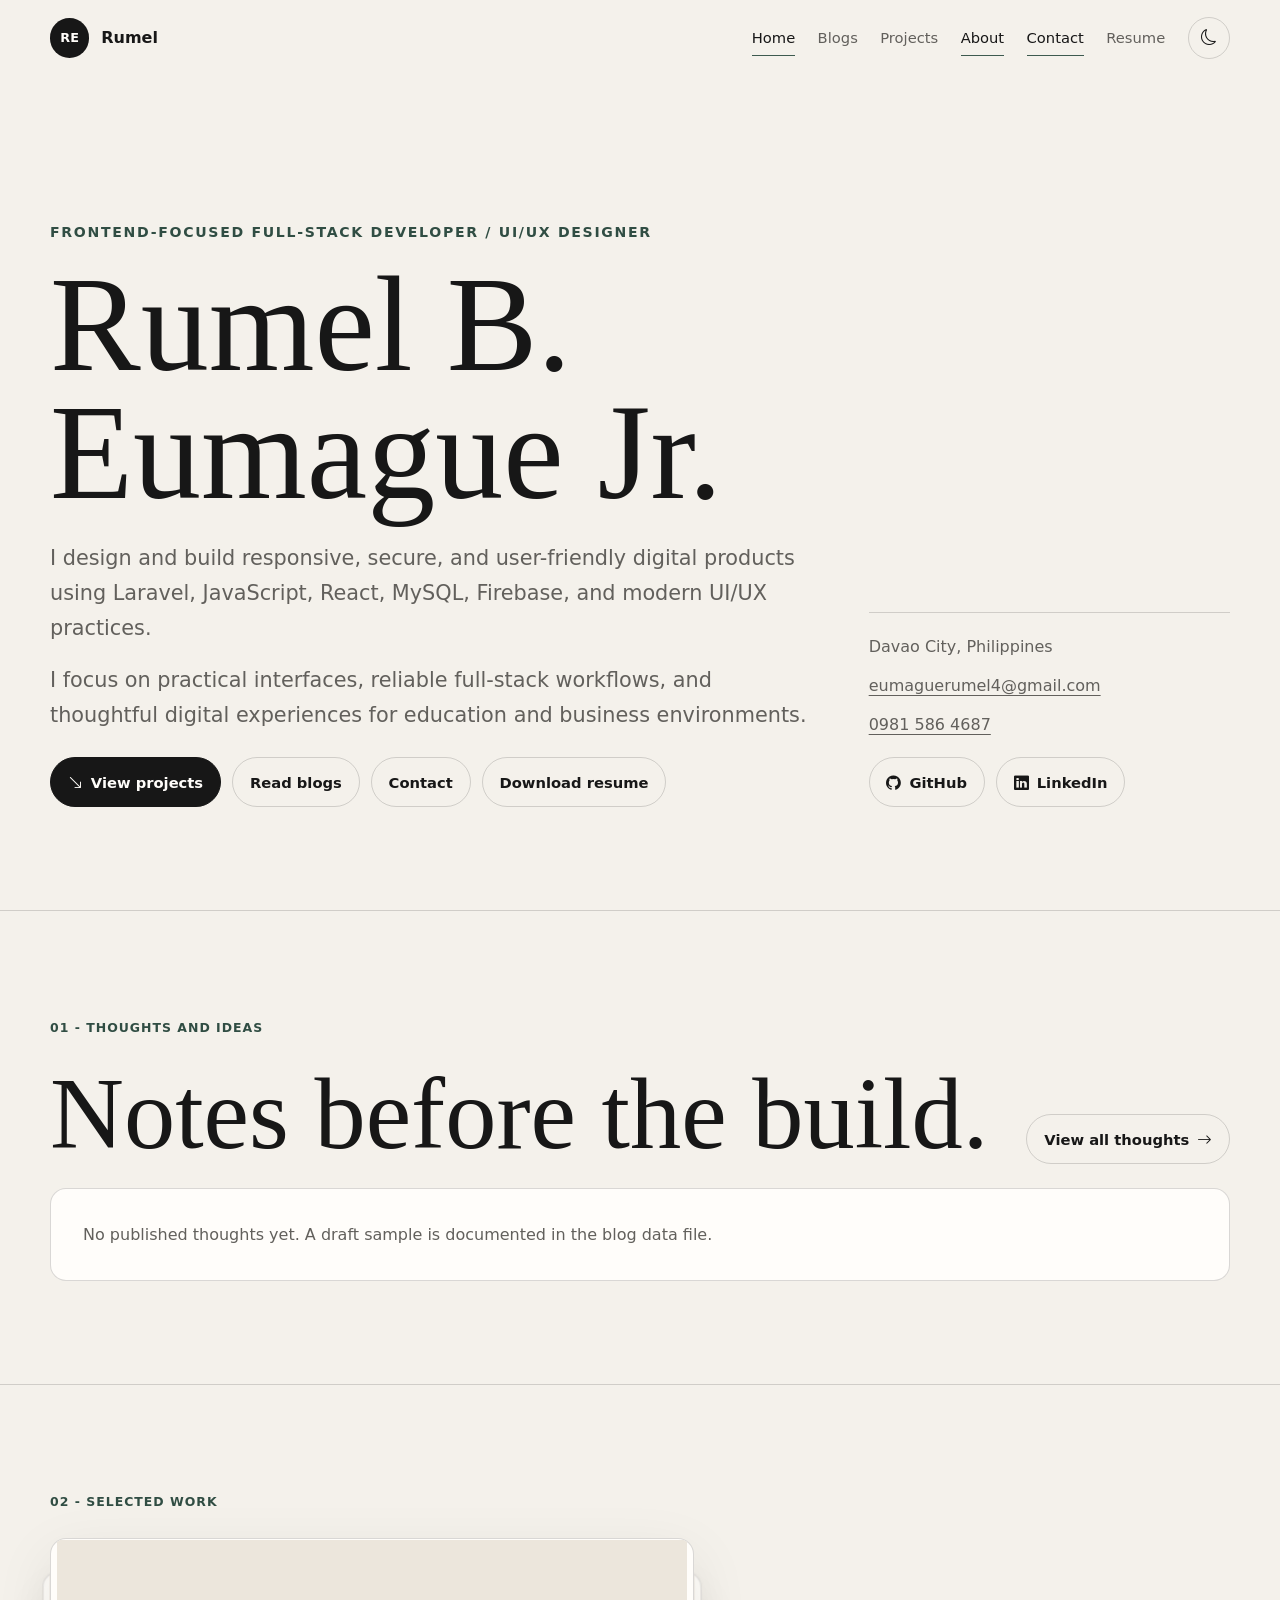
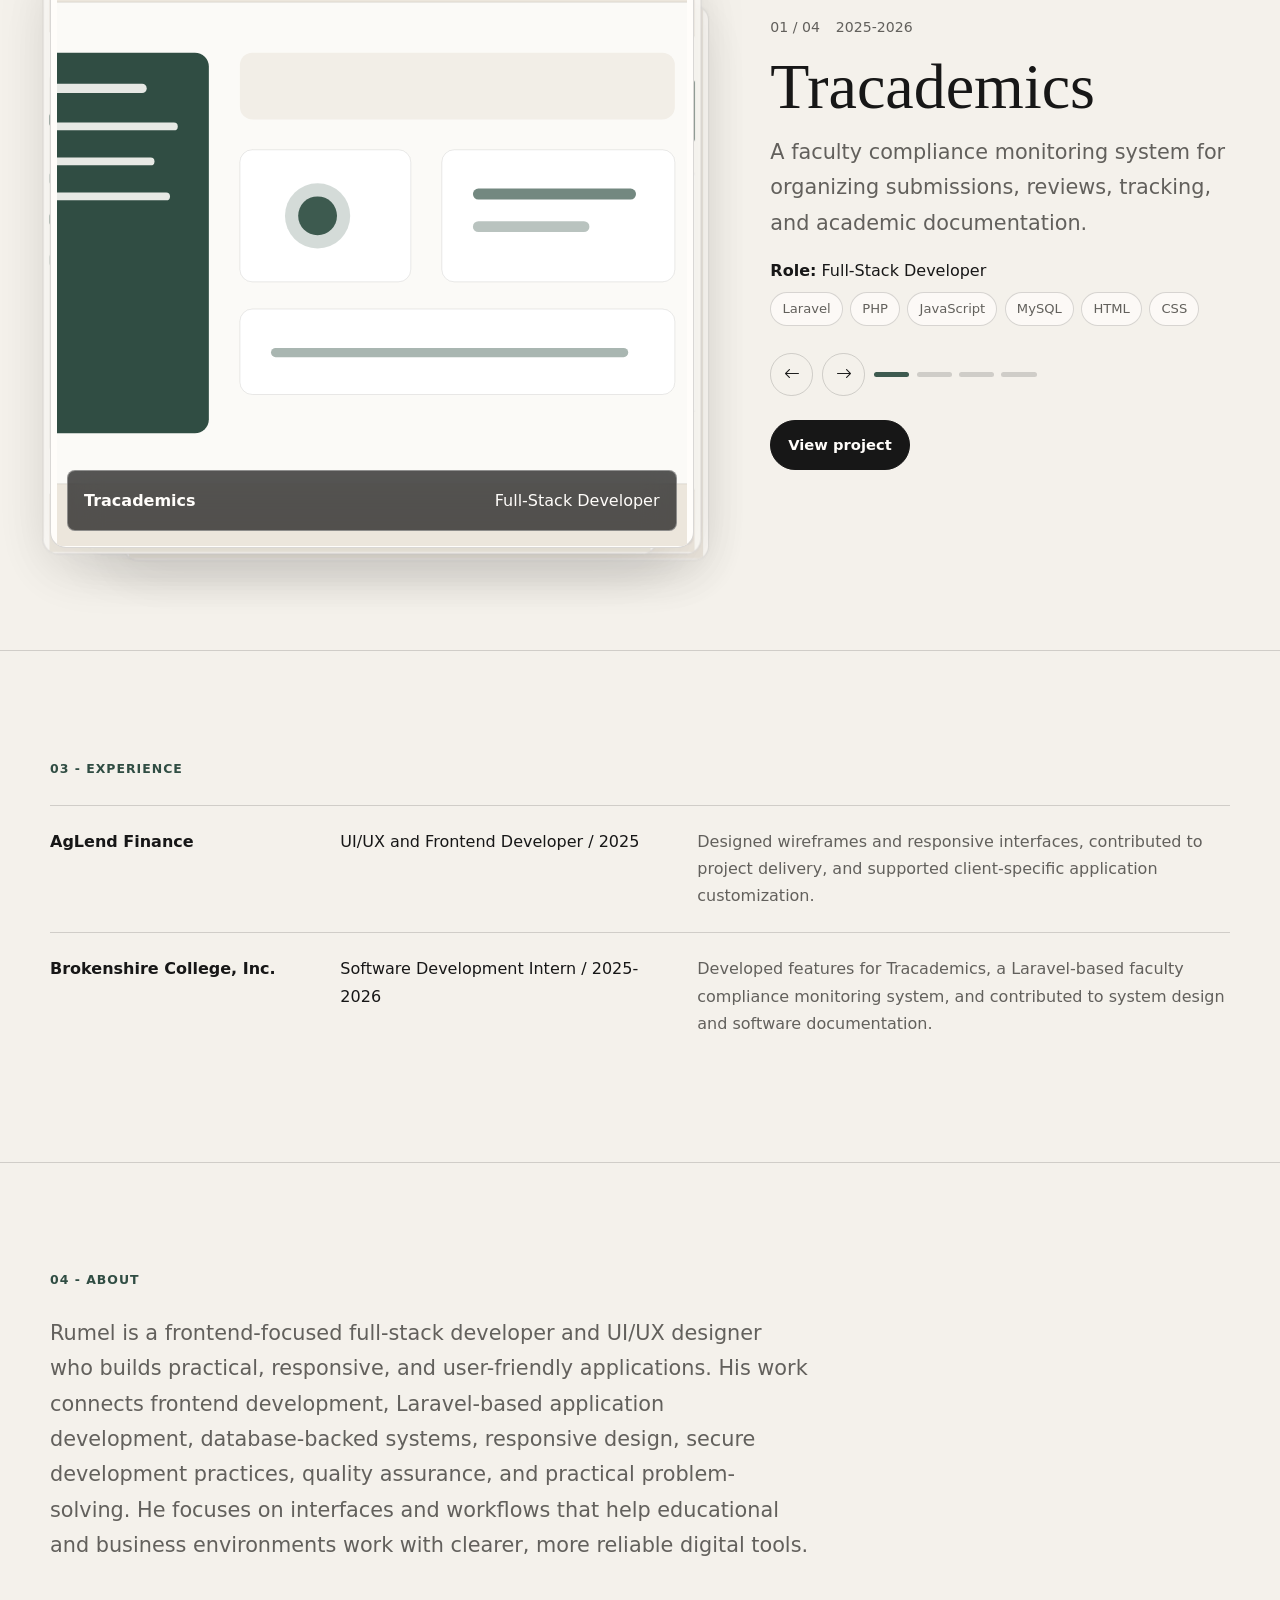
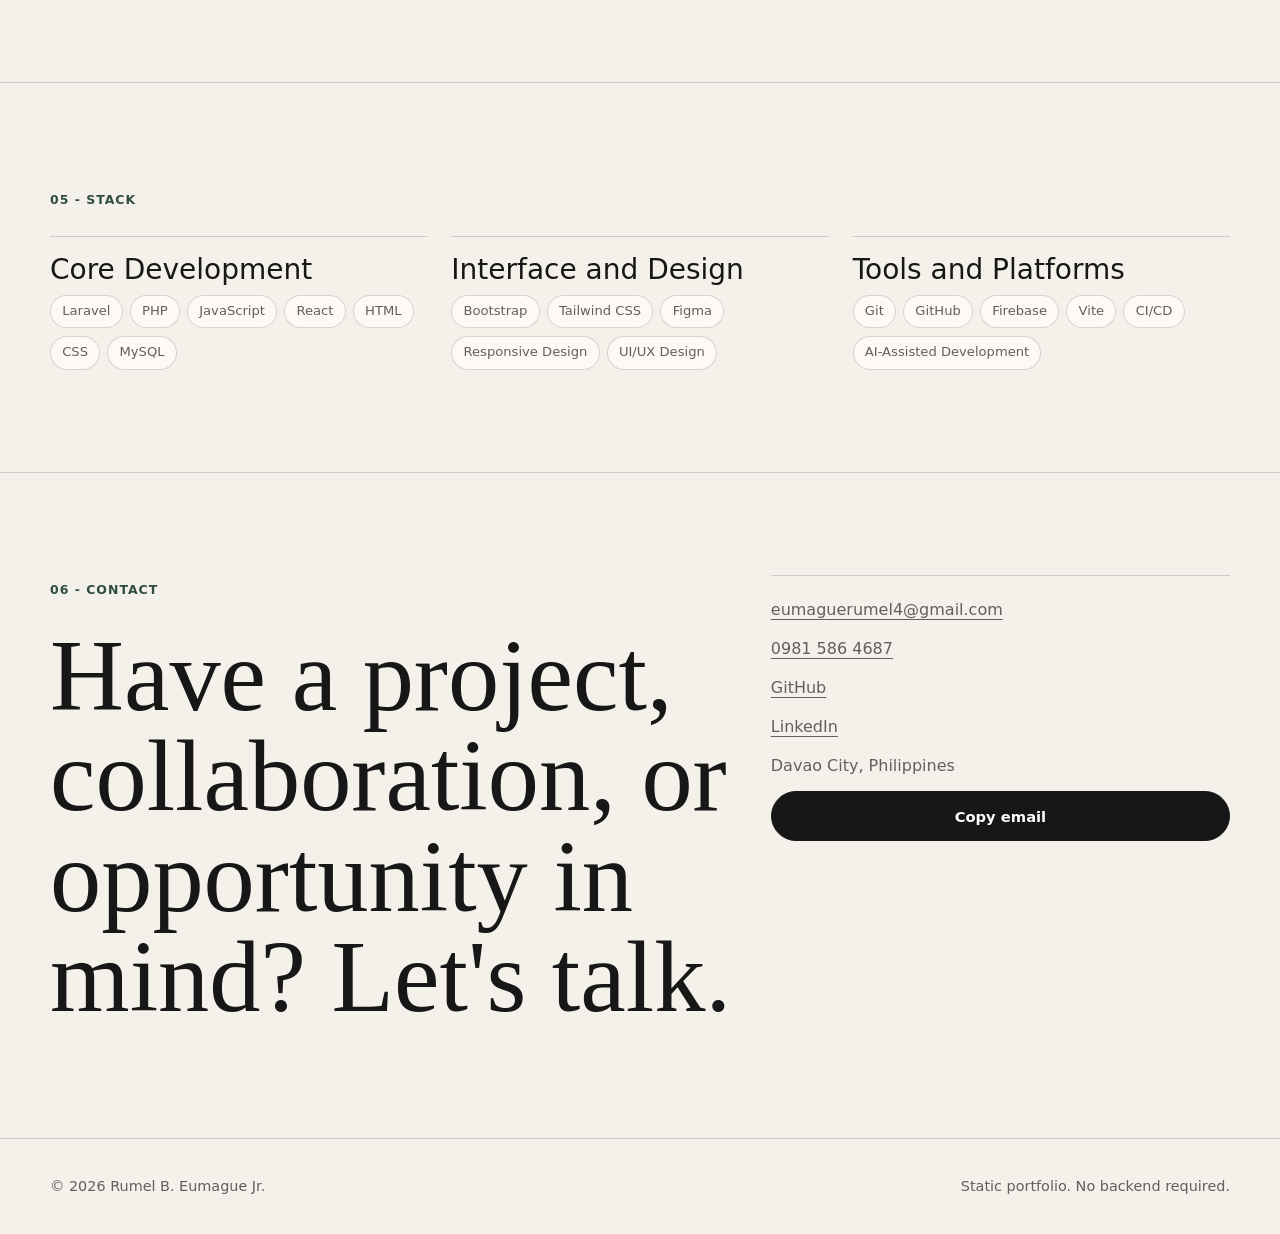
<file: index.html>
<!doctype html>
<html lang="en">
<head>
    <meta charset="utf-8">
    <meta name="viewport" content="width=device-width, initial-scale=1">
    <title>Rumel B. Eumague Jr. | Frontend-Focused Full-Stack Developer</title>
    <meta name="description" content="Portfolio of Rumel B. Eumague Jr., a frontend-focused full-stack developer and UI/UX designer in Davao City, Philippines.">
    <link rel="canonical" href="https://alphamel-2004.github.io/Mel_webPortfolio/">
    <meta property="og:title" content="Rumel B. Eumague Jr. | Developer Portfolio">
    <meta property="og:description" content="Frontend-focused full-stack development, UI/UX design, Laravel, JavaScript, React, MySQL, Firebase, and practical digital products.">
    <meta property="og:type" content="website">
    <meta property="og:url" content="https://alphamel-2004.github.io/Mel_webPortfolio/">
    <meta name="twitter:card" content="summary_large_image">
    <link rel="manifest" href="site.webmanifest">
    <link rel="icon" href="assets/icons/favicon.svg" type="image/svg+xml">
    <script src="assets/js/theme.js"></script>
    <link href="https://cdn.jsdelivr.net/npm/bootstrap@5.3.3/dist/css/bootstrap.min.css" rel="stylesheet">
    <link href="https://cdn.jsdelivr.net/npm/bootstrap-icons@1.11.3/font/bootstrap-icons.min.css" rel="stylesheet">
    <link rel="stylesheet" href="assets/css/styles.css">
    <script type="application/ld+json">
    {"@context":"https://schema.org","@type":"Person","name":"Rumel B. Eumague Jr.","jobTitle":"Frontend-Focused Full-Stack Developer and UI/UX Designer","email":"mailto:eumaguerumel4@gmail.com","telephone":"+639815864687","address":{"@type":"PostalAddress","addressLocality":"Davao City","addressCountry":"PH"},"url":"https://alphamel-2004.github.io/Mel_webPortfolio/","sameAs":["https://github.com/AlphaMel-2004","https://www.linkedin.com/in/rumel-eumague-778580310/"]}
    </script>
    <script type="application/ld+json">
    {"@context":"https://schema.org","@type":"WebSite","name":"Rumel Eumague Portfolio","url":"https://alphamel-2004.github.io/Mel_webPortfolio/"}
    </script>
</head>
<body data-page="home">
    <a class="skip-link" href="#main">Skip to content</a>
    <header class="site-header">
        <nav class="site-shell nav-inner" aria-label="Primary navigation">
            <a class="brand" href="index.html" aria-label="Rumel Eumague home"><span class="brand-mark">RE</span><span>Rumel</span></a>
            <div class="nav-links">
                <a class="nav-link-custom" data-nav-link data-page="home" href="index.html">Home</a>
                <a class="nav-link-custom" data-nav-link data-page="blogs" href="blogs.html">Blogs</a>
                <a class="nav-link-custom" data-nav-link data-page="projects" href="projects.html">Projects</a>
                <a class="nav-link-custom" data-nav-link href="#about">About</a>
                <a class="nav-link-custom" data-nav-link href="#contact">Contact</a>
                <a class="nav-link-custom" href="assets/documents/resume.pdf" download>Resume</a>
                <button class="theme-toggle" type="button" data-theme-toggle aria-label="Toggle theme"><i class="bi bi-moon"></i></button>
            </div>
            <div class="d-flex gap-2 d-lg-none">
                <button class="theme-toggle" type="button" data-theme-toggle aria-label="Toggle theme"><i class="bi bi-moon"></i></button>
                <button class="menu-button" type="button" data-bs-toggle="offcanvas" data-bs-target="#mobileMenu" aria-controls="mobileMenu" aria-label="Open navigation"><i class="bi bi-list"></i></button>
            </div>
        </nav>
    </header>
    <div class="offcanvas offcanvas-end" tabindex="-1" id="mobileMenu" aria-labelledby="mobileMenuLabel">
        <div class="offcanvas-header site-shell">
            <h2 class="h5 mb-0" id="mobileMenuLabel">Navigation</h2>
            <button type="button" class="icon-button" data-bs-dismiss="offcanvas" aria-label="Close navigation"><i class="bi bi-x-lg"></i></button>
        </div>
        <div class="offcanvas-body site-shell">
            <div class="offcanvas-nav">
                <a href="index.html">Home</a><a href="blogs.html">Blogs</a><a href="projects.html">Projects</a><a href="#about" data-bs-dismiss="offcanvas">About</a><a href="#contact" data-bs-dismiss="offcanvas">Contact</a><a href="assets/documents/resume.pdf" download>Resume</a>
            </div>
        </div>
    </div>
    <main id="main">
        <section class="hero site-shell">
            <div class="row g-5 align-items-end">
                <div class="col-lg-8">
                    <p class="hero-kicker reveal">Frontend-Focused Full-Stack Developer / UI/UX Designer</p>
                    <h1 class="display-title reveal">Rumel B. Eumague Jr.</h1>
                    <div class="lead-text mt-4 reveal">
                        <p>I design and build responsive, secure, and user-friendly digital products using Laravel, JavaScript, React, MySQL, Firebase, and modern UI/UX practices.</p>
                        <p>I focus on practical interfaces, reliable full-stack workflows, and thoughtful digital experiences for education and business environments.</p>
                    </div>
                    <div class="hero-actions mt-4 reveal">
                        <a class="btn-portfolio" href="#projects"><i class="bi bi-arrow-down-right"></i>View projects</a>
                        <a class="btn-quiet" href="#thoughts">Read blogs</a>
                        <a class="btn-quiet" href="mailto:eumaguerumel4@gmail.com">Contact</a>
                        <a class="btn-quiet" href="assets/documents/resume.pdf" download>Download resume</a>
                    </div>
                </div>
                <div class="col-lg-4">
                    <aside class="hero-side reveal" aria-label="Contact and social links">
                        <div class="info-strip">
                            <span>Davao City, Philippines</span>
                            <a href="mailto:eumaguerumel4@gmail.com">eumaguerumel4@gmail.com</a>
                            <a href="tel:+639815864687">0981 586 4687</a>
                        </div>
                        <div class="social-actions">
                            <a class="btn-quiet" href="https://github.com/AlphaMel-2004" target="_blank" rel="noopener noreferrer"><i class="bi bi-github"></i>GitHub</a>
                            <a class="btn-quiet" href="https://www.linkedin.com/in/rumel-eumague-778580310/" target="_blank" rel="noopener noreferrer"><i class="bi bi-linkedin"></i>LinkedIn</a>
                        </div>
                    </aside>
                </div>
            </div>
        </section>
        <section class="section-block" id="thoughts">
            <div class="site-shell">
                <div class="d-flex flex-wrap justify-content-between gap-3 align-items-end mb-4">
                    <div>
                        <span class="section-label">01 - Thoughts and Ideas</span>
                        <h2 class="page-title h1 mb-0 reveal">Notes before the build.</h2>
                    </div>
                    <a class="btn-quiet" href="blogs.html">View all thoughts <i class="bi bi-arrow-right"></i></a>
                </div>
                <div data-home-blogs></div>
            </div>
        </section>
        <section class="section-block" id="projects">
            <div class="site-shell">
                <span class="section-label">02 - Selected Work</span>
                <div class="project-showcase">
                    <div>
                        <div class="project-stack reveal" data-project-stack aria-label="Interactive project stack"></div>
                    </div>
                    <div class="project-detail-panel reveal">
                        <div class="meta-row mb-3"><span data-project-counter>01 / 04</span><span data-project-year>2025</span></div>
                        <h3 data-project-title>Selected project</h3>
                        <p class="lead-text" data-project-summary></p>
                        <p class="mb-2"><strong>Role:</strong> <span data-project-role></span></p>
                        <ul class="tag-list" data-project-tags></ul>
                        <div class="project-controls">
                            <button class="icon-button" type="button" data-project-prev aria-label="Previous project"><i class="bi bi-arrow-left"></i></button>
                            <button class="icon-button" type="button" data-project-next aria-label="Next project"><i class="bi bi-arrow-right"></i></button>
                            <div class="stack-indicators" data-project-indicators aria-label="Project indicators"></div>
                        </div>
                        <div class="hero-actions mt-4">
                            <a class="btn-portfolio" data-project-view href="projects.html">View project</a>
                            <a class="btn-quiet" data-project-repo href="#" hidden>Repository</a>
                        </div>
                        <p class="visually-hidden" aria-live="polite" data-project-live></p>
                    </div>
                </div>
            </div>
        </section>
        <section class="section-block" id="experience">
            <div class="site-shell">
                <span class="section-label">03 - Experience</span>
                <div class="experience-row reveal"><strong>AgLend Finance</strong><span>UI/UX and Frontend Developer / 2025</span><p class="mb-0 muted">Designed wireframes and responsive interfaces, contributed to project delivery, and supported client-specific application customization.</p></div>
                <div class="experience-row reveal"><strong>Brokenshire College, Inc.</strong><span>Software Development Intern / 2025-2026</span><p class="mb-0 muted">Developed features for Tracademics, a Laravel-based faculty compliance monitoring system, and contributed to system design and software documentation.</p></div>
            </div>
        </section>
        <section class="section-block" id="about">
            <div class="site-shell">
                <span class="section-label">04 - About</span>
                <p class="lead-text reveal">Rumel is a frontend-focused full-stack developer and UI/UX designer who builds practical, responsive, and user-friendly applications. His work connects frontend development, Laravel-based application development, database-backed systems, responsive design, secure development practices, quality assurance, and practical problem-solving. He focuses on interfaces and workflows that help educational and business environments work with clearer, more reliable digital tools.</p>
            </div>
        </section>
        <section class="section-block" id="stack">
            <div class="site-shell">
                <span class="section-label">05 - Stack</span>
                <div class="stack-grid reveal">
                    <div class="stack-group"><h3>Core Development</h3><ul class="tag-list"><li class="tag">Laravel</li><li class="tag">PHP</li><li class="tag">JavaScript</li><li class="tag">React</li><li class="tag">HTML</li><li class="tag">CSS</li><li class="tag">MySQL</li></ul></div>
                    <div class="stack-group"><h3>Interface and Design</h3><ul class="tag-list"><li class="tag">Bootstrap</li><li class="tag">Tailwind CSS</li><li class="tag">Figma</li><li class="tag">Responsive Design</li><li class="tag">UI/UX Design</li></ul></div>
                    <div class="stack-group"><h3>Tools and Platforms</h3><ul class="tag-list"><li class="tag">Git</li><li class="tag">GitHub</li><li class="tag">Firebase</li><li class="tag">Vite</li><li class="tag">CI/CD</li><li class="tag">AI-Assisted Development</li></ul></div>
                </div>
            </div>
        </section>
        <section class="section-block" id="contact">
            <div class="site-shell contact-panel">
                <div>
                    <span class="section-label">06 - Contact</span>
                    <h2 class="page-title reveal">Have a project, collaboration, or opportunity in mind? Let's talk.</h2>
                </div>
                <div class="info-strip reveal">
                    <a href="mailto:eumaguerumel4@gmail.com">eumaguerumel4@gmail.com</a>
                    <a href="tel:+639815864687">0981 586 4687</a>
                    <a href="https://github.com/AlphaMel-2004" target="_blank" rel="noopener noreferrer">GitHub</a>
                    <a href="https://www.linkedin.com/in/rumel-eumague-778580310/" target="_blank" rel="noopener noreferrer">LinkedIn</a>
                    <span>Davao City, Philippines</span>
                    <button class="btn-portfolio" type="button" data-copy-email data-feedback-target="#copyEmailFeedback">Copy email</button>
                    <span id="copyEmailFeedback" class="muted" aria-live="polite"></span>
                </div>
            </div>
        </section>
    </main>
    <footer class="site-footer"><div class="site-shell d-flex flex-wrap justify-content-between gap-2"><span>© <span data-current-year></span> Rumel B. Eumague Jr.</span><span>Static portfolio. No backend required.</span></div></footer>
    <script src="https://cdn.jsdelivr.net/npm/bootstrap@5.3.3/dist/js/bootstrap.bundle.min.js" defer></script>
    <script src="assets/js/data/projects.js" defer></script>
    <script src="assets/js/data/blogs.js" defer></script>
    <script src="assets/js/navigation.js" defer></script>
    <script src="assets/js/animations.js" defer></script>
    <script src="assets/js/main.js" defer></script>
    <script src="assets/js/home.js" defer></script>
    <script src="assets/js/project-stack.js" defer></script>
</body>
</html>
</file>
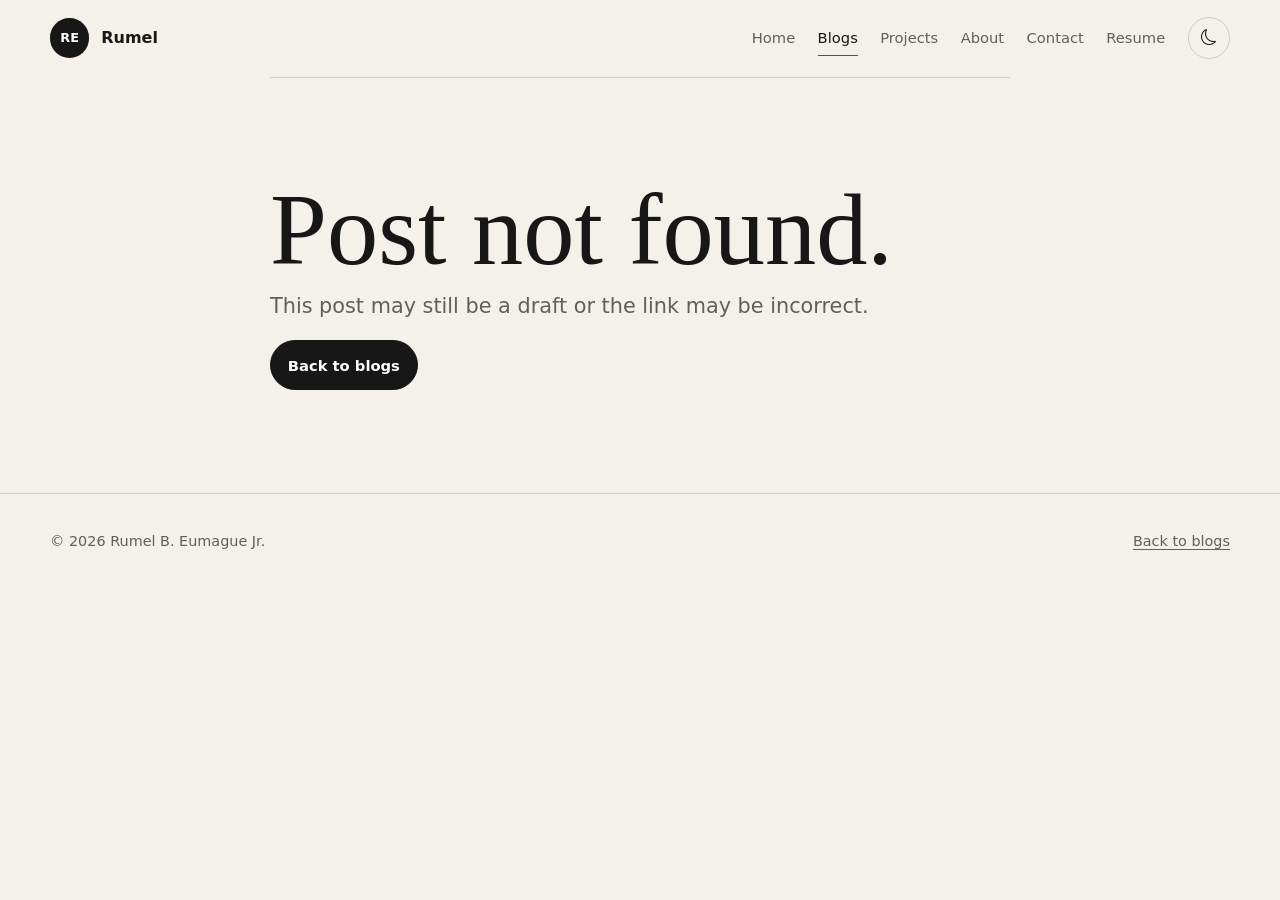
<file: blog.html>
<!doctype html>
<html lang="en">
<head>
    <meta charset="utf-8"><meta name="viewport" content="width=device-width, initial-scale=1">
    <title>Blog | Rumel B. Eumague Jr.</title>
    <meta name="description" content="Blog article from Rumel B. Eumague Jr.'s portfolio."><link rel="canonical" href="https://alphamel-2004.github.io/Mel_webPortfolio/blog.html">
    <meta property="og:title" content="Blog | Rumel Eumague"><meta property="og:type" content="article"><meta name="twitter:card" content="summary_large_image">
    <link rel="manifest" href="site.webmanifest"><link rel="icon" href="assets/icons/favicon.svg" type="image/svg+xml"><script src="assets/js/theme.js"></script>
    <link href="https://cdn.jsdelivr.net/npm/bootstrap@5.3.3/dist/css/bootstrap.min.css" rel="stylesheet"><link href="https://cdn.jsdelivr.net/npm/bootstrap-icons@1.11.3/font/bootstrap-icons.min.css" rel="stylesheet"><link rel="stylesheet" href="assets/css/styles.css">
</head>
<body data-page="blogs">
    <a class="skip-link" href="#main">Skip to content</a>
    <header class="site-header"><nav class="site-shell nav-inner" aria-label="Primary navigation"><a class="brand" href="index.html"><span class="brand-mark">RE</span><span>Rumel</span></a><div class="nav-links"><a class="nav-link-custom" data-nav-link data-page="home" href="index.html">Home</a><a class="nav-link-custom" data-nav-link data-page="blogs" href="blogs.html">Blogs</a><a class="nav-link-custom" data-nav-link data-page="projects" href="projects.html">Projects</a><a class="nav-link-custom" href="index.html#about">About</a><a class="nav-link-custom" href="index.html#contact">Contact</a><a class="nav-link-custom" href="assets/documents/resume.pdf" download>Resume</a><button class="theme-toggle" type="button" data-theme-toggle><i class="bi bi-moon"></i></button></div><div class="d-flex gap-2 d-lg-none"><button class="theme-toggle" type="button" data-theme-toggle><i class="bi bi-moon"></i></button><button class="menu-button" type="button" data-bs-toggle="offcanvas" data-bs-target="#mobileMenu" aria-controls="mobileMenu" aria-label="Open navigation"><i class="bi bi-list"></i></button></div></nav></header>
    <div class="offcanvas offcanvas-end" tabindex="-1" id="mobileMenu" aria-labelledby="mobileMenuLabel"><div class="offcanvas-header site-shell"><h2 class="h5 mb-0" id="mobileMenuLabel">Navigation</h2><button type="button" class="icon-button" data-bs-dismiss="offcanvas" aria-label="Close navigation"><i class="bi bi-x-lg"></i></button></div><div class="offcanvas-body site-shell"><div class="offcanvas-nav"><a href="index.html">Home</a><a href="blogs.html">Blogs</a><a href="projects.html">Projects</a><a href="index.html#about">About</a><a href="index.html#contact">Contact</a><a href="assets/documents/resume.pdf" download>Resume</a></div></div></div>
    <main id="main" data-blog-page>
        <article class="article-shell section-block">
            <p class="section-label" data-meta>Blog</p>
            <h1 class="page-title" data-title>Blog post</h1>
            <p class="lead-text" data-excerpt></p>
            <img class="detail-hero-image my-4" data-cover src="" alt="" width="1200" height="780" hidden>
            <div class="article-content" data-content></div>
            <a class="btn-portfolio mt-4" data-external-action href="#" target="_blank" rel="noopener noreferrer" hidden>Read original post</a>
            <div class="hero-actions mt-5">
                <button class="btn-quiet" type="button" data-copy-link>Copy link</button>
                <a class="btn-quiet" href="https://www.linkedin.com/shareArticle?mini=true" target="_blank" rel="noopener noreferrer">Share</a>
                <a class="btn-quiet" href="blogs.html">Back to blogs</a>
            </div>
            <p class="muted mt-2" data-copy-feedback aria-live="polite"></p>
            <div class="d-flex flex-wrap justify-content-between gap-3 mt-5"><a class="btn-quiet" data-prev href="#">Previous</a><a class="btn-quiet" data-next href="#">Next</a></div>
        </article>
    </main>
    <footer class="site-footer"><div class="site-shell d-flex flex-wrap justify-content-between gap-2"><span>© <span data-current-year></span> Rumel B. Eumague Jr.</span><a href="blogs.html">Back to blogs</a></div></footer>
    <script src="https://cdn.jsdelivr.net/npm/bootstrap@5.3.3/dist/js/bootstrap.bundle.min.js" defer></script><script src="assets/js/data/blogs.js" defer></script><script src="assets/js/navigation.js" defer></script><script src="assets/js/animations.js" defer></script><script src="assets/js/main.js" defer></script><script src="assets/js/blog-page.js" defer></script>
</body>
</html>
</file>
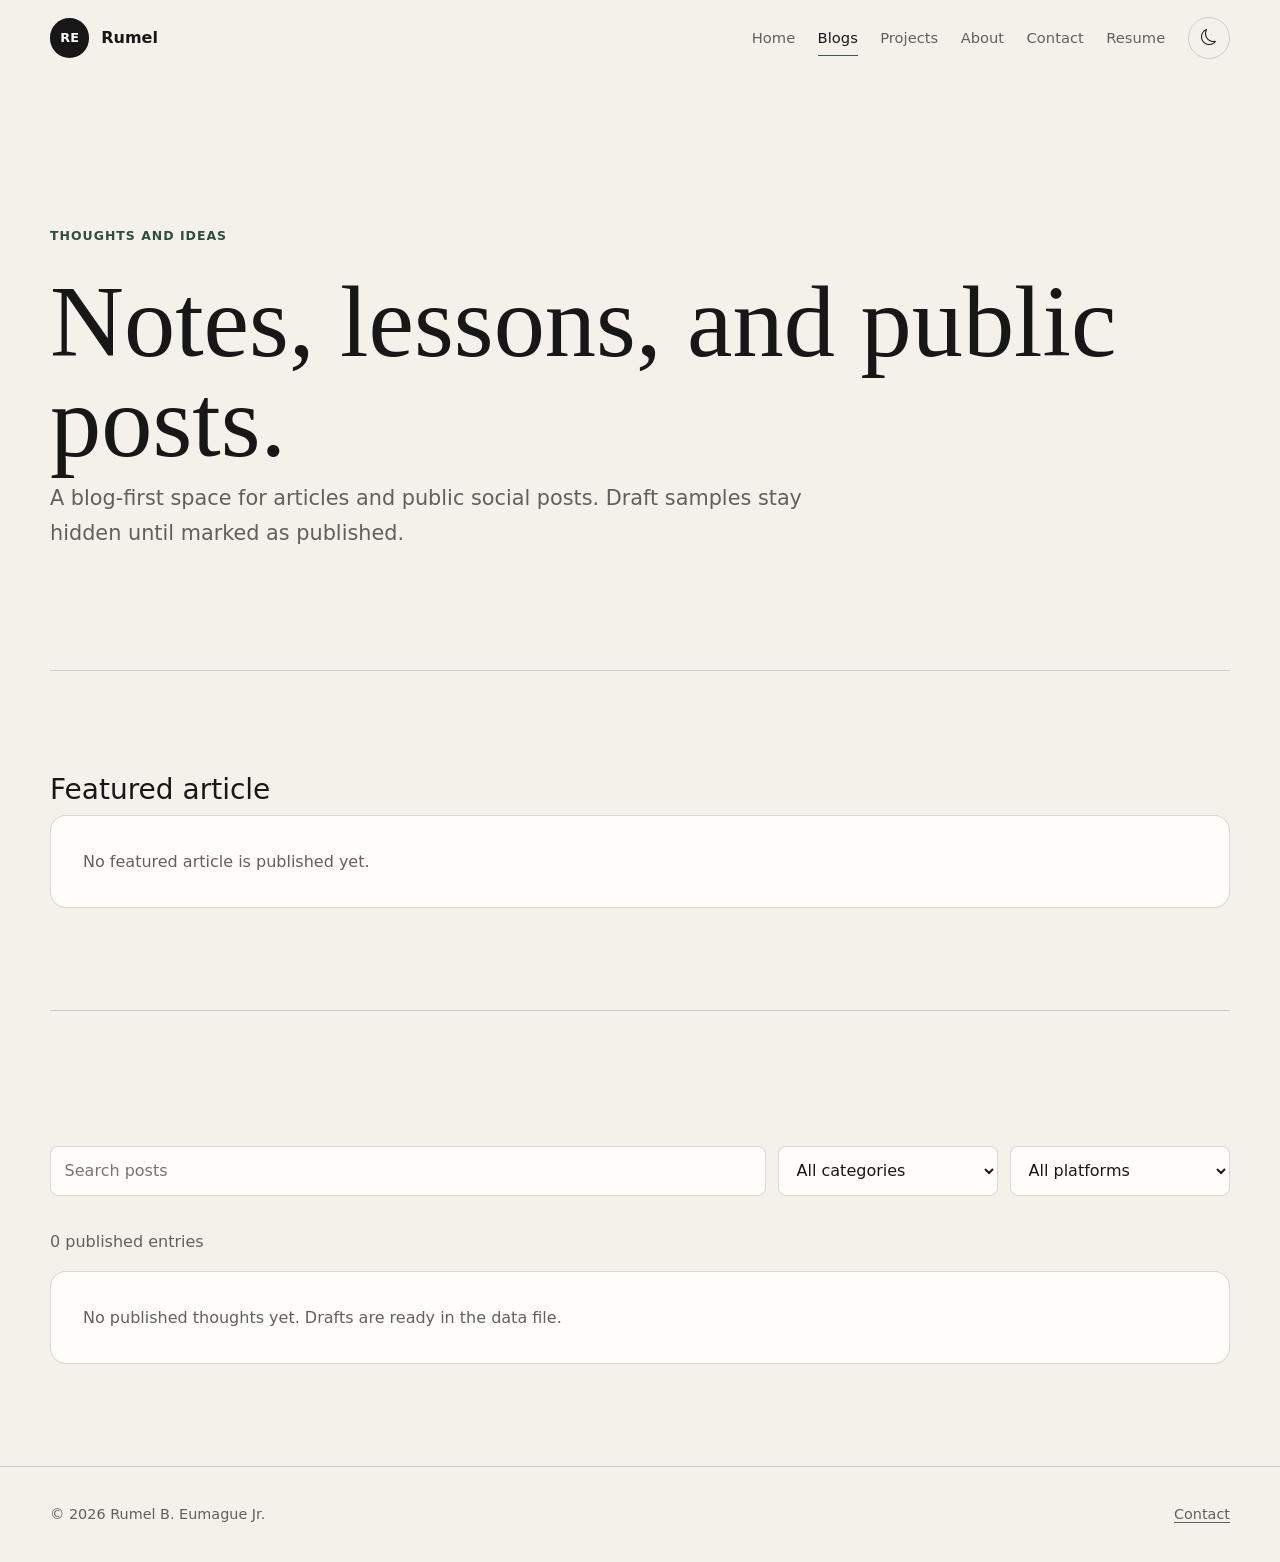
<file: blogs.html>
<!doctype html>
<html lang="en">
<head>
    <meta charset="utf-8"><meta name="viewport" content="width=device-width, initial-scale=1">
    <title>Blogs | Rumel B. Eumague Jr.</title>
    <meta name="description" content="Thoughts, articles, and public social posts by Rumel B. Eumague Jr."><link rel="canonical" href="https://alphamel-2004.github.io/Mel_webPortfolio/blogs.html">
    <meta property="og:title" content="Blogs | Rumel Eumague"><meta property="og:type" content="website"><meta name="twitter:card" content="summary">
    <link rel="manifest" href="site.webmanifest"><link rel="icon" href="assets/icons/favicon.svg" type="image/svg+xml"><script src="assets/js/theme.js"></script>
    <link href="https://cdn.jsdelivr.net/npm/bootstrap@5.3.3/dist/css/bootstrap.min.css" rel="stylesheet"><link href="https://cdn.jsdelivr.net/npm/bootstrap-icons@1.11.3/font/bootstrap-icons.min.css" rel="stylesheet"><link rel="stylesheet" href="assets/css/styles.css">
</head>
<body data-page="blogs">
    <a class="skip-link" href="#main">Skip to content</a>
    <header class="site-header"><nav class="site-shell nav-inner" aria-label="Primary navigation"><a class="brand" href="index.html"><span class="brand-mark">RE</span><span>Rumel</span></a><div class="nav-links"><a class="nav-link-custom" data-nav-link data-page="home" href="index.html">Home</a><a class="nav-link-custom" data-nav-link data-page="blogs" href="blogs.html">Blogs</a><a class="nav-link-custom" data-nav-link data-page="projects" href="projects.html">Projects</a><a class="nav-link-custom" href="index.html#about">About</a><a class="nav-link-custom" href="index.html#contact">Contact</a><a class="nav-link-custom" href="assets/documents/resume.pdf" download>Resume</a><button class="theme-toggle" type="button" data-theme-toggle><i class="bi bi-moon"></i></button></div><div class="d-flex gap-2 d-lg-none"><button class="theme-toggle" type="button" data-theme-toggle><i class="bi bi-moon"></i></button><button class="menu-button" type="button" data-bs-toggle="offcanvas" data-bs-target="#mobileMenu" aria-controls="mobileMenu" aria-label="Open navigation"><i class="bi bi-list"></i></button></div></nav></header>
    <div class="offcanvas offcanvas-end" tabindex="-1" id="mobileMenu" aria-labelledby="mobileMenuLabel"><div class="offcanvas-header site-shell"><h2 class="h5 mb-0" id="mobileMenuLabel">Navigation</h2><button type="button" class="icon-button" data-bs-dismiss="offcanvas" aria-label="Close navigation"><i class="bi bi-x-lg"></i></button></div><div class="offcanvas-body site-shell"><div class="offcanvas-nav"><a href="index.html">Home</a><a href="blogs.html">Blogs</a><a href="projects.html">Projects</a><a href="index.html#about">About</a><a href="index.html#contact">Contact</a><a href="assets/documents/resume.pdf" download>Resume</a></div></div></div>
    <main id="main">
        <section class="site-shell hero"><span class="section-label">Thoughts and Ideas</span><h1 class="page-title">Notes, lessons, and public posts.</h1><p class="lead-text">A blog-first space for articles and public social posts. Draft samples stay hidden until marked as published.</p></section>
        <section class="site-shell section-block"><h2 class="h3">Featured article</h2><div data-featured-blog></div></section>
        <section class="site-shell section-block">
            <div class="filter-bar" role="search">
                <label class="visually-hidden" for="blogSearch">Search posts</label><input id="blogSearch" data-blog-search type="search" placeholder="Search posts">
                <label class="visually-hidden" for="blogCategory">Category</label><select id="blogCategory" data-blog-category></select>
                <label class="visually-hidden" for="blogPlatform">Platform</label><select id="blogPlatform" data-blog-platform></select>
            </div>
            <p class="muted" data-blog-count aria-live="polite"></p>
            <div data-blog-list></div>
            <button class="btn-quiet mt-4" type="button" data-load-more hidden>Load more</button>
        </section>
    </main>
    <footer class="site-footer"><div class="site-shell d-flex flex-wrap justify-content-between gap-2"><span>© <span data-current-year></span> Rumel B. Eumague Jr.</span><a href="index.html#contact">Contact</a></div></footer>
    <script src="https://cdn.jsdelivr.net/npm/bootstrap@5.3.3/dist/js/bootstrap.bundle.min.js" defer></script><script src="assets/js/data/blogs.js" defer></script><script src="assets/js/navigation.js" defer></script><script src="assets/js/animations.js" defer></script><script src="assets/js/main.js" defer></script><script src="assets/js/blogs-page.js" defer></script>
</body>
</html>
</file>
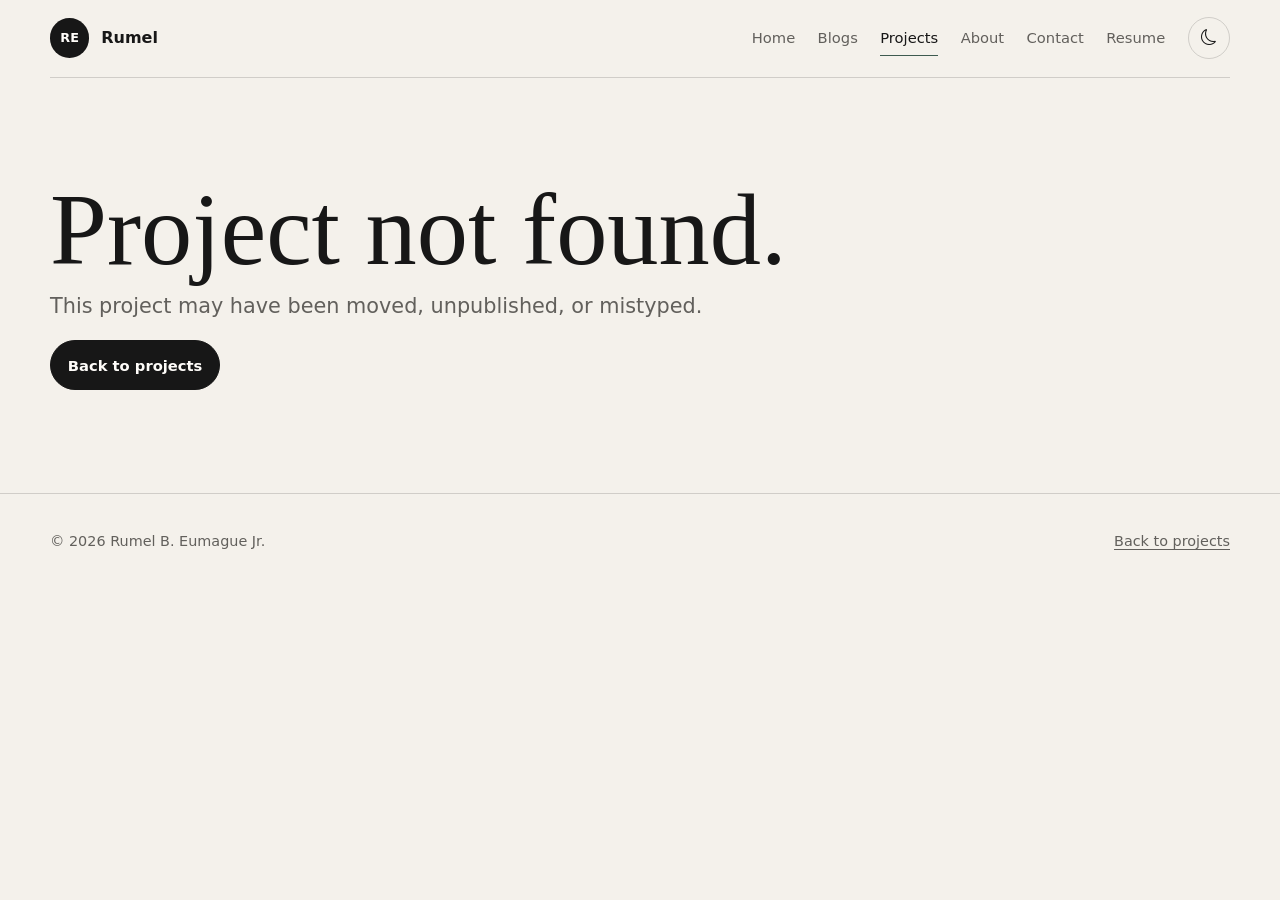
<file: project.html>
<!doctype html>
<html lang="en">
<head>
    <meta charset="utf-8"><meta name="viewport" content="width=device-width, initial-scale=1">
    <title>Project | Rumel B. Eumague Jr.</title>
    <meta name="description" content="Project detail from Rumel B. Eumague Jr.'s portfolio."><link rel="canonical" href="https://alphamel-2004.github.io/Mel_webPortfolio/project.html">
    <meta property="og:title" content="Project | Rumel Eumague"><meta property="og:type" content="article"><meta name="twitter:card" content="summary_large_image">
    <link rel="manifest" href="site.webmanifest"><link rel="icon" href="assets/icons/favicon.svg" type="image/svg+xml"><script src="assets/js/theme.js"></script>
    <link href="https://cdn.jsdelivr.net/npm/bootstrap@5.3.3/dist/css/bootstrap.min.css" rel="stylesheet"><link href="https://cdn.jsdelivr.net/npm/bootstrap-icons@1.11.3/font/bootstrap-icons.min.css" rel="stylesheet"><link rel="stylesheet" href="assets/css/styles.css">
</head>
<body data-page="projects">
    <a class="skip-link" href="#main">Skip to content</a>
    <header class="site-header"><nav class="site-shell nav-inner" aria-label="Primary navigation"><a class="brand" href="index.html"><span class="brand-mark">RE</span><span>Rumel</span></a><div class="nav-links"><a class="nav-link-custom" data-nav-link data-page="home" href="index.html">Home</a><a class="nav-link-custom" data-nav-link data-page="blogs" href="blogs.html">Blogs</a><a class="nav-link-custom" data-nav-link data-page="projects" href="projects.html">Projects</a><a class="nav-link-custom" href="index.html#about">About</a><a class="nav-link-custom" href="index.html#contact">Contact</a><a class="nav-link-custom" href="assets/documents/resume.pdf" download>Resume</a><button class="theme-toggle" type="button" data-theme-toggle><i class="bi bi-moon"></i></button></div><div class="d-flex gap-2 d-lg-none"><button class="theme-toggle" type="button" data-theme-toggle><i class="bi bi-moon"></i></button><button class="menu-button" type="button" data-bs-toggle="offcanvas" data-bs-target="#mobileMenu" aria-controls="mobileMenu" aria-label="Open navigation"><i class="bi bi-list"></i></button></div></nav></header>
    <div class="offcanvas offcanvas-end" tabindex="-1" id="mobileMenu" aria-labelledby="mobileMenuLabel"><div class="offcanvas-header site-shell"><h2 class="h5 mb-0" id="mobileMenuLabel">Navigation</h2><button type="button" class="icon-button" data-bs-dismiss="offcanvas" aria-label="Close navigation"><i class="bi bi-x-lg"></i></button></div><div class="offcanvas-body site-shell"><div class="offcanvas-nav"><a href="index.html">Home</a><a href="blogs.html">Blogs</a><a href="projects.html">Projects</a><a href="index.html#about">About</a><a href="index.html#contact">Contact</a><a href="assets/documents/resume.pdf" download>Resume</a></div></div></div>
    <main id="main" data-project-page>
        <section class="site-shell hero">
            <div class="meta-row mb-3"><span data-role></span><span data-year></span></div>
            <h1 class="page-title" data-title>Project</h1>
            <p class="lead-text" data-description></p>
            <div class="hero-actions mt-4" data-actions></div>
        </section>
        <section class="site-shell section-block">
            <img class="detail-hero-image" data-image src="" alt="" width="1200" height="780">
            <div class="row g-5 mt-4">
                <div class="col-lg-5"><h2 class="h4">Technology stack</h2><ul class="tag-list" data-tags></ul></div>
                <div class="col-lg-7"><h2 class="h4">Responsibilities</h2><ul class="muted" data-responsibilities></ul></div>
            </div>
            <div class="d-flex flex-wrap justify-content-between gap-3 mt-5"><a class="btn-quiet" data-prev href="#">Previous</a><a class="btn-quiet" data-next href="#">Next</a></div>
        </section>
    </main>
    <footer class="site-footer"><div class="site-shell d-flex flex-wrap justify-content-between gap-2"><span>© <span data-current-year></span> Rumel B. Eumague Jr.</span><a href="projects.html">Back to projects</a></div></footer>
    <script src="https://cdn.jsdelivr.net/npm/bootstrap@5.3.3/dist/js/bootstrap.bundle.min.js" defer></script><script src="assets/js/data/projects.js" defer></script><script src="assets/js/navigation.js" defer></script><script src="assets/js/animations.js" defer></script><script src="assets/js/main.js" defer></script><script src="assets/js/project-page.js" defer></script>
</body>
</html>
</file>
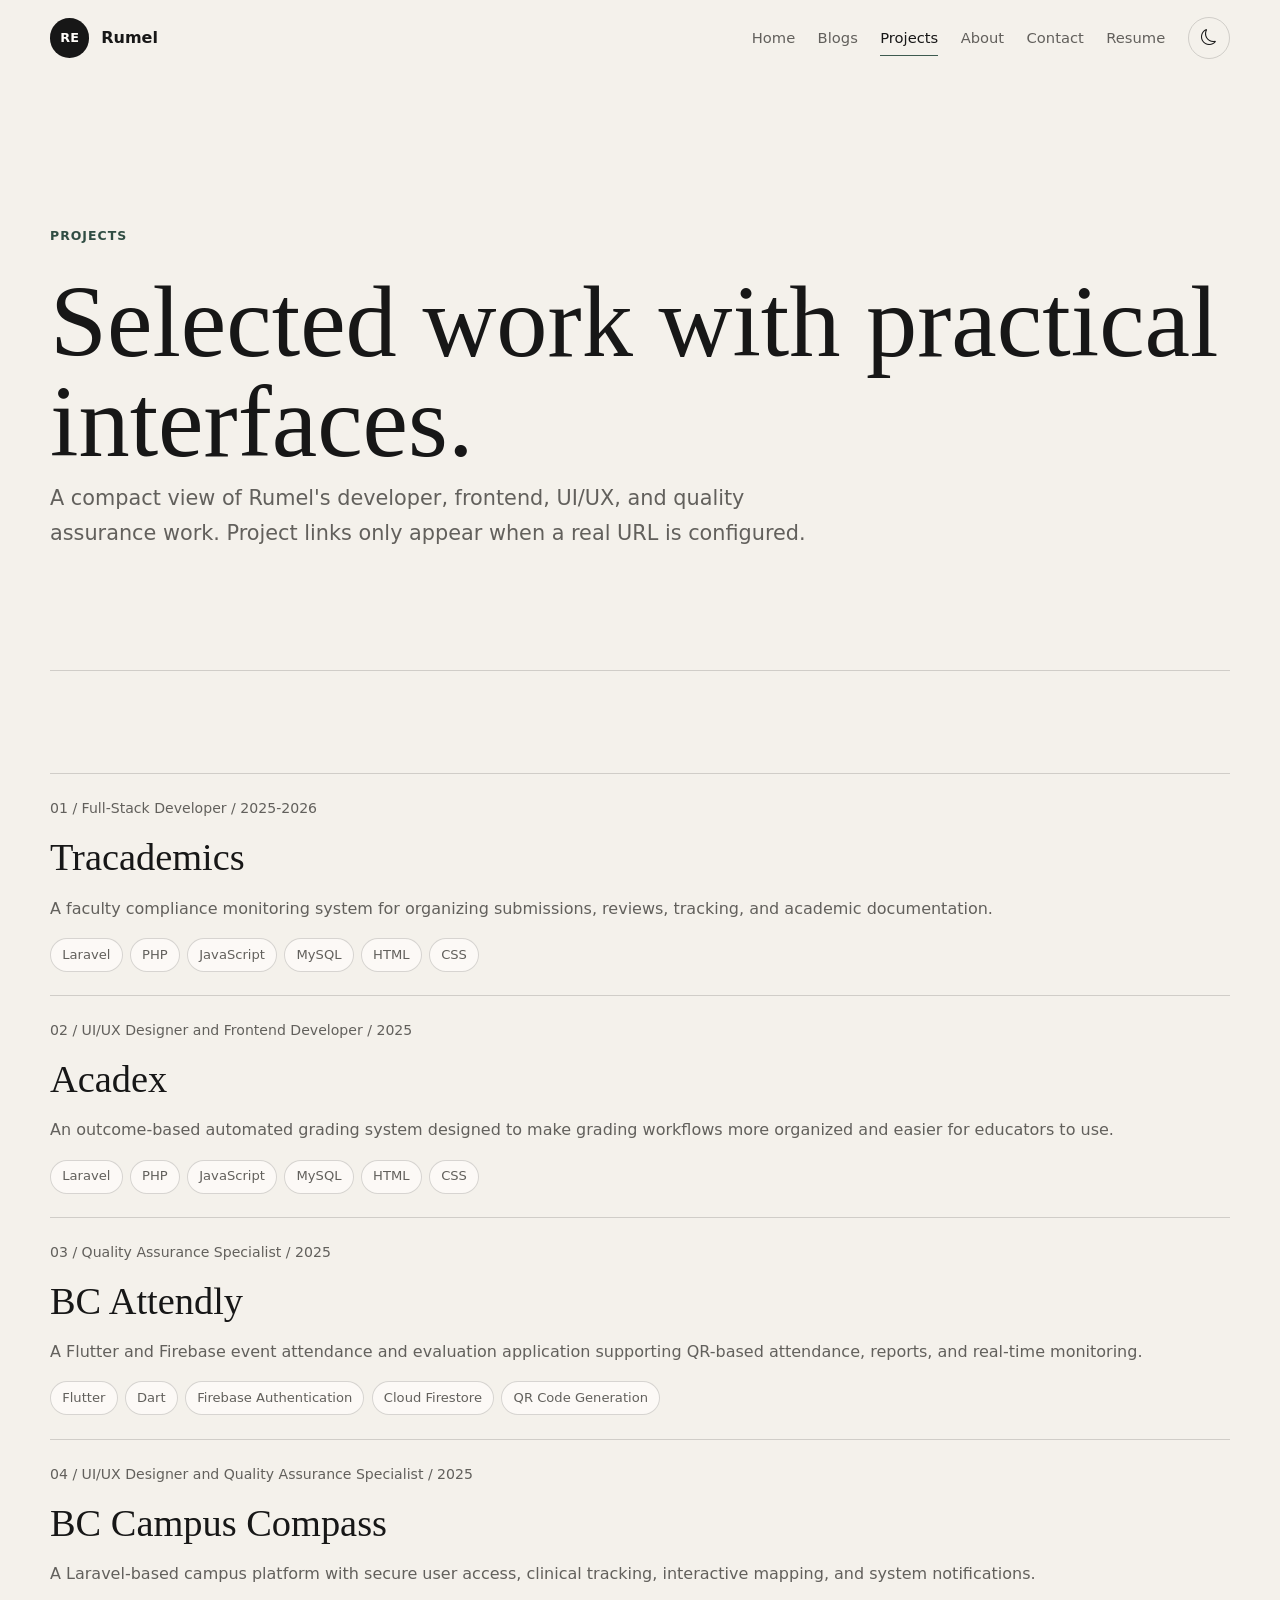
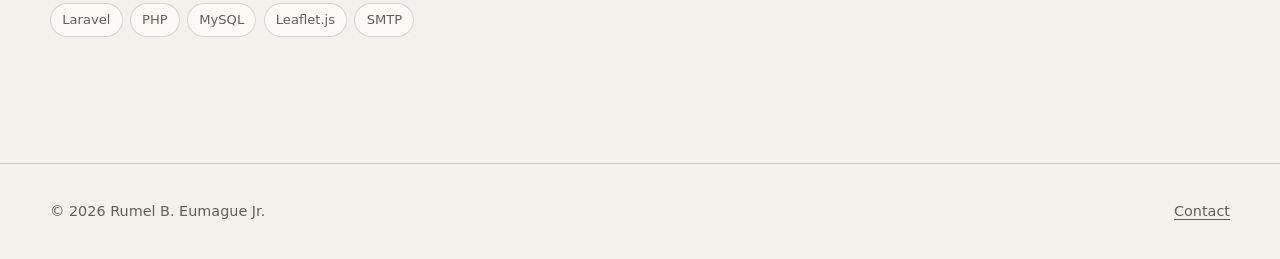
<file: projects.html>
<!doctype html>
<html lang="en">
<head>
    <meta charset="utf-8"><meta name="viewport" content="width=device-width, initial-scale=1">
    <title>Projects | Rumel B. Eumague Jr.</title>
    <meta name="description" content="Selected development, frontend, UI/UX, and quality assurance projects by Rumel B. Eumague Jr.">
    <link rel="canonical" href="https://alphamel-2004.github.io/Mel_webPortfolio/projects.html">
    <meta property="og:title" content="Projects | Rumel Eumague"><meta property="og:description" content="Selected work by Rumel Eumague."><meta property="og:type" content="website"><meta name="twitter:card" content="summary">
    <link rel="manifest" href="site.webmanifest"><link rel="icon" href="assets/icons/favicon.svg" type="image/svg+xml">
    <script src="assets/js/theme.js"></script>
    <link href="https://cdn.jsdelivr.net/npm/bootstrap@5.3.3/dist/css/bootstrap.min.css" rel="stylesheet"><link href="https://cdn.jsdelivr.net/npm/bootstrap-icons@1.11.3/font/bootstrap-icons.min.css" rel="stylesheet"><link rel="stylesheet" href="assets/css/styles.css">
</head>
<body data-page="projects">
    <a class="skip-link" href="#main">Skip to content</a>
    <header class="site-header"><nav class="site-shell nav-inner" aria-label="Primary navigation"><a class="brand" href="index.html"><span class="brand-mark">RE</span><span>Rumel</span></a><div class="nav-links"><a class="nav-link-custom" data-nav-link data-page="home" href="index.html">Home</a><a class="nav-link-custom" data-nav-link data-page="blogs" href="blogs.html">Blogs</a><a class="nav-link-custom" data-nav-link data-page="projects" href="projects.html">Projects</a><a class="nav-link-custom" href="index.html#about">About</a><a class="nav-link-custom" href="index.html#contact">Contact</a><a class="nav-link-custom" href="assets/documents/resume.pdf" download>Resume</a><button class="theme-toggle" type="button" data-theme-toggle aria-label="Toggle theme"><i class="bi bi-moon"></i></button></div><div class="d-flex gap-2 d-lg-none"><button class="theme-toggle" type="button" data-theme-toggle aria-label="Toggle theme"><i class="bi bi-moon"></i></button><button class="menu-button" type="button" data-bs-toggle="offcanvas" data-bs-target="#mobileMenu" aria-controls="mobileMenu" aria-label="Open navigation"><i class="bi bi-list"></i></button></div></nav></header>
    <div class="offcanvas offcanvas-end" tabindex="-1" id="mobileMenu" aria-labelledby="mobileMenuLabel"><div class="offcanvas-header site-shell"><h2 class="h5 mb-0" id="mobileMenuLabel">Navigation</h2><button type="button" class="icon-button" data-bs-dismiss="offcanvas" aria-label="Close navigation"><i class="bi bi-x-lg"></i></button></div><div class="offcanvas-body site-shell"><div class="offcanvas-nav"><a href="index.html">Home</a><a href="blogs.html">Blogs</a><a href="projects.html">Projects</a><a href="index.html#about">About</a><a href="index.html#contact">Contact</a><a href="assets/documents/resume.pdf" download>Resume</a></div></div></div>
    <main id="main">
        <section class="site-shell hero"><span class="section-label">Projects</span><h1 class="page-title">Selected work with practical interfaces.</h1><p class="lead-text">A compact view of Rumel's developer, frontend, UI/UX, and quality assurance work. Project links only appear when a real URL is configured.</p></section>
        <section class="site-shell section-block"><div data-projects-list></div></section>
    </main>
    <footer class="site-footer"><div class="site-shell d-flex flex-wrap justify-content-between gap-2"><span>© <span data-current-year></span> Rumel B. Eumague Jr.</span><a href="index.html#contact">Contact</a></div></footer>
    <script src="https://cdn.jsdelivr.net/npm/bootstrap@5.3.3/dist/js/bootstrap.bundle.min.js" defer></script><script src="assets/js/data/projects.js" defer></script><script src="assets/js/navigation.js" defer></script><script src="assets/js/animations.js" defer></script><script src="assets/js/main.js" defer></script><script src="assets/js/projects-page.js" defer></script>
</body>
</html>
</file>
<file: assets/css/styles.css>
@import url("./variables.css");
@import url("./base.css");
@import url("./components.css");
@import url("./animations.css");
@import url("./responsive.css");
</file>
